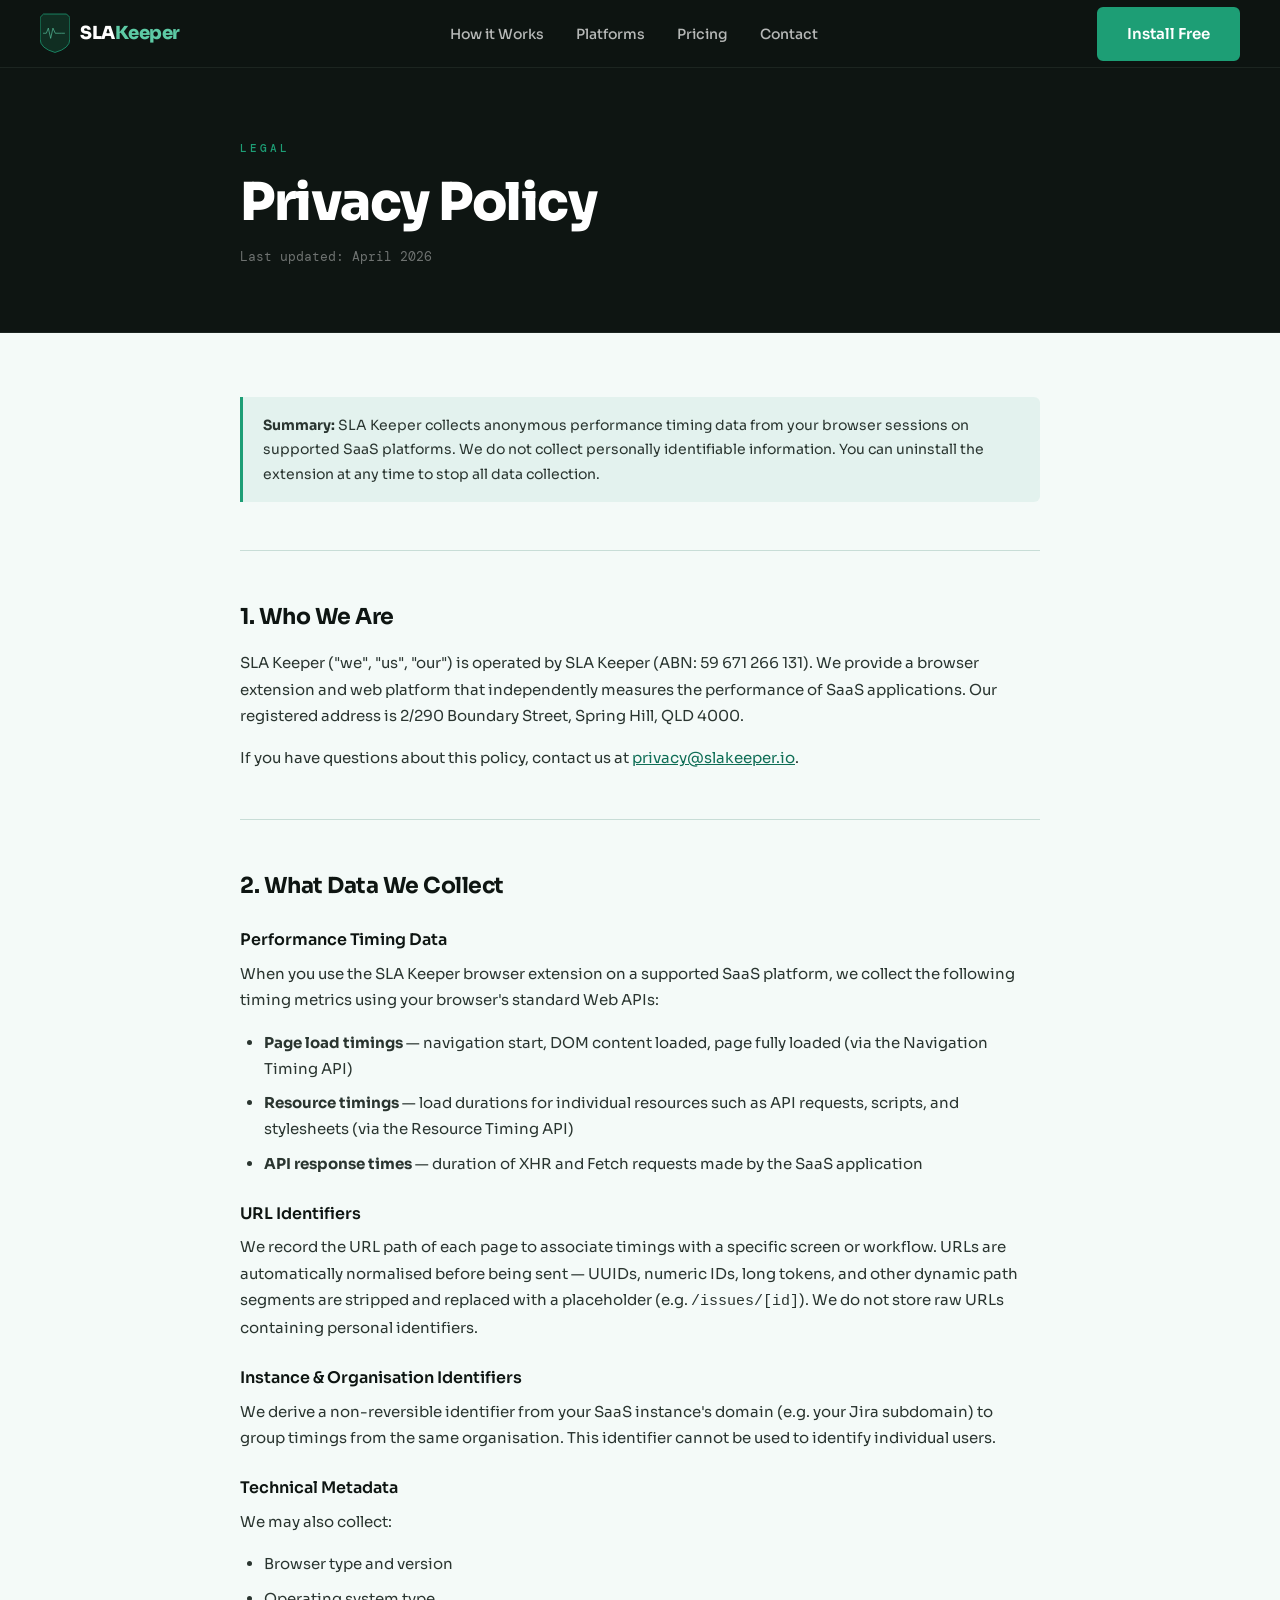
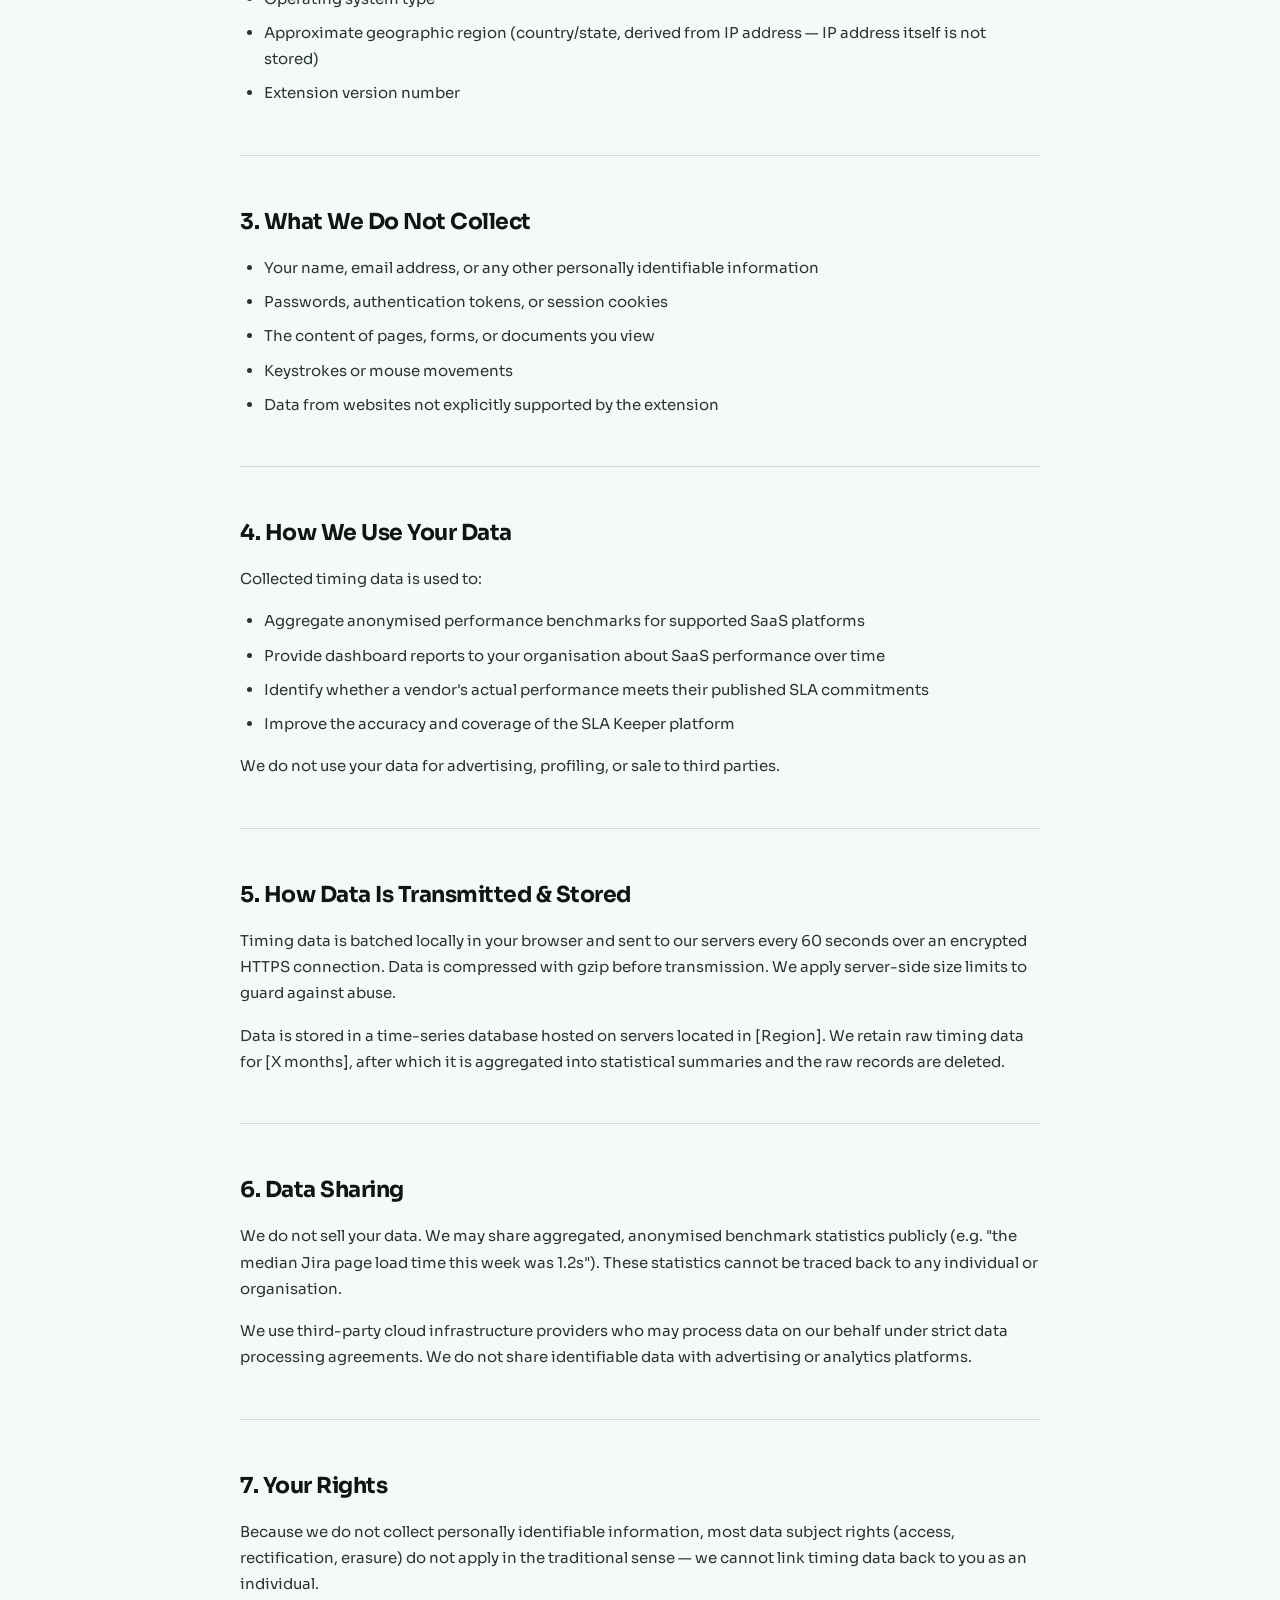
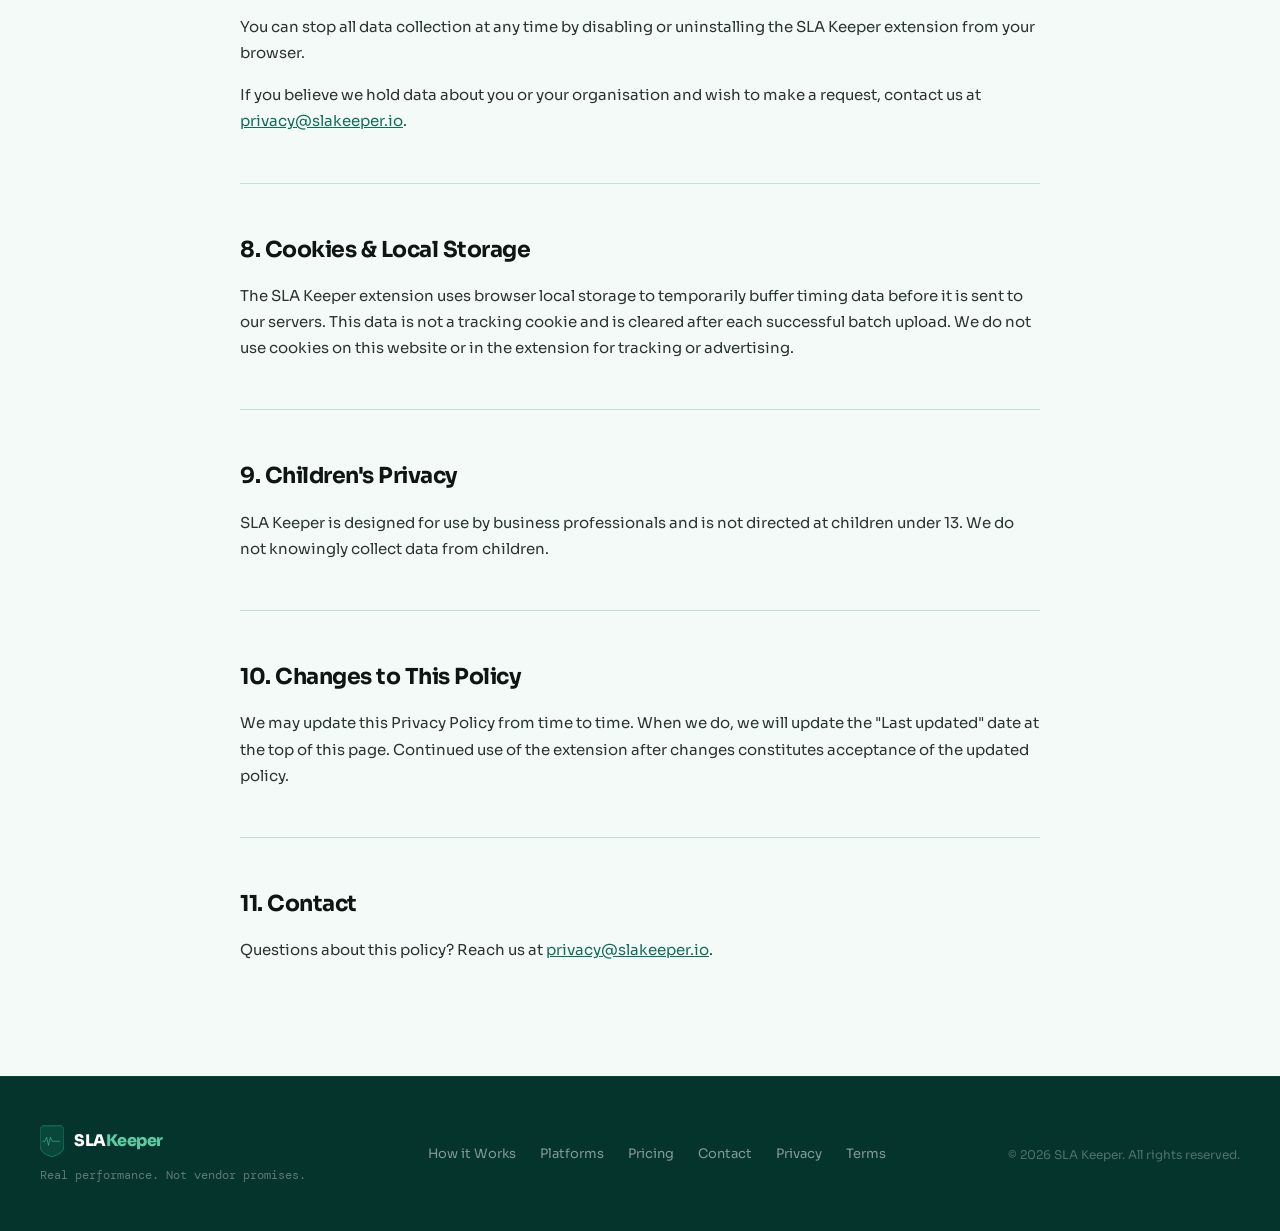
<file: privacy/index.html>
<!DOCTYPE html>
<html lang="en">
<head>
  <meta charset="UTF-8" />
  <meta name="viewport" content="width=device-width, initial-scale=1.0" />
  <title>Privacy Policy — SLA Keeper</title>
  <meta name="description" content="SLA Keeper privacy policy — how we collect, use, and protect your data." />
  <link rel="icon" type="image/svg+xml" href="/favicon.svg" />
  <link rel="preconnect" href="https://fonts.googleapis.com" />
  <link rel="preconnect" href="https://fonts.gstatic.com" crossorigin />
  <link href="https://fonts.googleapis.com/css2?family=Sora:wght@400;500;600;700;800&family=DM+Mono:wght@400;500&display=swap" rel="stylesheet" />
  <link rel="stylesheet" href="/assets/main.css" />
  <style>
    .legal-hero {
      padding: 140px 24px 64px;
      background: var(--ink);
      border-bottom: 1px solid rgba(200, 221, 215, 0.08);
    }

    .legal-hero__inner {
      max-width: 800px;
      margin: 0 auto;
    }

    .legal-hero__label {
      font-family: var(--font-mono);
      font-size: 11px;
      font-weight: 500;
      letter-spacing: 3px;
      text-transform: uppercase;
      color: var(--teal-400);
      margin-bottom: 16px;
    }

    .legal-hero__title {
      font-family: var(--font-display);
      font-size: clamp(32px, 5vw, 52px);
      font-weight: 800;
      letter-spacing: -1.5px;
      line-height: 1.1;
      color: var(--white);
      margin-bottom: 16px;
    }

    .legal-hero__meta {
      font-family: var(--font-mono);
      font-size: 13px;
      color: rgba(255, 255, 255, 0.4);
    }

    .legal-body {
      padding: 64px 24px 96px;
      background: var(--surface);
      color: var(--ink);
    }

    .legal-body__inner {
      max-width: 800px;
      margin: 0 auto;
    }

    .legal-body h2 {
      font-family: var(--font-display);
      font-size: 22px;
      font-weight: 700;
      letter-spacing: -0.5px;
      color: var(--ink);
      margin: 48px 0 16px;
      padding-top: 48px;
      border-top: 1px solid var(--rule);
    }

    .legal-body h2:first-child {
      margin-top: 0;
      padding-top: 0;
      border-top: none;
    }

    .legal-body h3 {
      font-family: var(--font-display);
      font-size: 16px;
      font-weight: 600;
      color: var(--ink);
      margin: 24px 0 8px;
    }

    .legal-body p {
      font-size: 15px;
      line-height: 1.75;
      color: var(--ink-mid);
      margin-bottom: 16px;
    }

    .legal-body ul {
      list-style: disc;
      padding-left: 24px;
      margin-bottom: 16px;
    }

    .legal-body ul li {
      font-size: 15px;
      line-height: 1.75;
      color: var(--ink-mid);
      margin-bottom: 8px;
    }

    .legal-body a {
      color: var(--teal-600);
      text-decoration: underline;
    }

    .legal-body a:hover {
      color: var(--teal-400);
    }

    .legal-highlight {
      background: rgba(29, 158, 117, 0.08);
      border-left: 3px solid var(--teal-400);
      padding: 16px 20px;
      border-radius: 0 var(--radius-sm) var(--radius-sm) 0;
      margin-bottom: 24px;
    }

    .legal-highlight p {
      margin-bottom: 0;
      font-size: 14px;
    }
  </style>
</head>
<body>

  <!-- NAVIGATION -->
  <nav class="nav" aria-label="Main navigation">
    <div class="nav__inner">
      <a href="/" class="nav__logo" aria-label="SLA Keeper home">
        <svg class="nav__logo-icon" viewBox="0 0 116 160" fill="none" xmlns="http://www.w3.org/2000/svg" aria-hidden="true">
          <path d="M13 4 L103 4 L116 17 L116 102 Q116 138 58 154 Q0 138 0 102 L0 17 Z"
                fill="#1D9E75" fill-opacity="0.18" stroke="#1D9E75" stroke-width="3" stroke-linejoin="round"/>
          <polyline points="13,79 24,79 32,59 41,99 50,59 59,79 74,79 83,79 95,79"
                    fill="none" stroke="#5DCAA5" stroke-width="2.5" stroke-linecap="round" stroke-linejoin="round"/>
        </svg>
        <span class="nav__wordmark">SLA<span>Keeper</span></span>
      </a>

      <ul class="nav__links" role="list">
        <li><a href="/#how-it-works" class="nav__link">How it Works</a></li>
        <li><a href="/#platforms" class="nav__link">Platforms</a></li>
        <li><a href="/#pricing" class="nav__link">Pricing</a></li>
        <li><a href="/#contact" class="nav__link">Contact</a></li>
      </ul>

      <a href="/#pricing" class="btn btn--primary nav__cta">Install Free</a>

      <button class="nav__hamburger" aria-label="Open menu" aria-expanded="false">
        <span></span>
        <span></span>
        <span></span>
      </button>
    </div>
  </nav>

  <!-- HERO -->
  <div class="legal-hero">
    <div class="legal-hero__inner">
      <p class="legal-hero__label">Legal</p>
      <h1 class="legal-hero__title">Privacy Policy</h1>
      <p class="legal-hero__meta">Last updated: April 2026</p>
    </div>
  </div>

  <!-- BODY -->
  <div class="legal-body">
    <div class="legal-body__inner">

      <div class="legal-highlight">
        <p><strong>Summary:</strong> SLA Keeper collects anonymous performance timing data from your browser sessions on supported SaaS platforms. We do not collect personally identifiable information. You can uninstall the extension at any time to stop all data collection.</p>
      </div>

      <h2>1. Who We Are</h2>
      <p>SLA Keeper ("we", "us", "our") is operated by SLA Keeper (ABN: 59 671 266 131). We provide a browser extension and web platform that independently measures the performance of SaaS applications. Our registered address is 2/290 Boundary Street, Spring Hill, QLD 4000.</p>
      <p>If you have questions about this policy, contact us at <a href="mailto:privacy@slakeeper.io">privacy@slakeeper.io</a>.</p>

      <h2>2. What Data We Collect</h2>
      <h3>Performance Timing Data</h3>
      <p>When you use the SLA Keeper browser extension on a supported SaaS platform, we collect the following timing metrics using your browser's standard Web APIs:</p>
      <ul>
        <li><strong>Page load timings</strong> — navigation start, DOM content loaded, page fully loaded (via the Navigation Timing API)</li>
        <li><strong>Resource timings</strong> — load durations for individual resources such as API requests, scripts, and stylesheets (via the Resource Timing API)</li>
        <li><strong>API response times</strong> — duration of XHR and Fetch requests made by the SaaS application</li>
      </ul>

      <h3>URL Identifiers</h3>
      <p>We record the URL path of each page to associate timings with a specific screen or workflow. URLs are automatically normalised before being sent — UUIDs, numeric IDs, long tokens, and other dynamic path segments are stripped and replaced with a placeholder (e.g. <code>/issues/[id]</code>). We do not store raw URLs containing personal identifiers.</p>

      <h3>Instance &amp; Organisation Identifiers</h3>
      <p>We derive a non-reversible identifier from your SaaS instance's domain (e.g. your Jira subdomain) to group timings from the same organisation. This identifier cannot be used to identify individual users.</p>

      <h3>Technical Metadata</h3>
      <p>We may also collect:</p>
      <ul>
        <li>Browser type and version</li>
        <li>Operating system type</li>
        <li>Approximate geographic region (country/state, derived from IP address — IP address itself is not stored)</li>
        <li>Extension version number</li>
      </ul>

      <h2>3. What We Do Not Collect</h2>
      <ul>
        <li>Your name, email address, or any other personally identifiable information</li>
        <li>Passwords, authentication tokens, or session cookies</li>
        <li>The content of pages, forms, or documents you view</li>
        <li>Keystrokes or mouse movements</li>
        <li>Data from websites not explicitly supported by the extension</li>
      </ul>

      <h2>4. How We Use Your Data</h2>
      <p>Collected timing data is used to:</p>
      <ul>
        <li>Aggregate anonymised performance benchmarks for supported SaaS platforms</li>
        <li>Provide dashboard reports to your organisation about SaaS performance over time</li>
        <li>Identify whether a vendor's actual performance meets their published SLA commitments</li>
        <li>Improve the accuracy and coverage of the SLA Keeper platform</li>
      </ul>
      <p>We do not use your data for advertising, profiling, or sale to third parties.</p>

      <h2>5. How Data Is Transmitted &amp; Stored</h2>
      <p>Timing data is batched locally in your browser and sent to our servers every 60 seconds over an encrypted HTTPS connection. Data is compressed with gzip before transmission. We apply server-side size limits to guard against abuse.</p>
      <p>Data is stored in a time-series database hosted on servers located in [Region]. We retain raw timing data for [X months], after which it is aggregated into statistical summaries and the raw records are deleted.</p>

      <h2>6. Data Sharing</h2>
      <p>We do not sell your data. We may share aggregated, anonymised benchmark statistics publicly (e.g. "the median Jira page load time this week was 1.2s"). These statistics cannot be traced back to any individual or organisation.</p>
      <p>We use third-party cloud infrastructure providers who may process data on our behalf under strict data processing agreements. We do not share identifiable data with advertising or analytics platforms.</p>

      <h2>7. Your Rights</h2>
      <p>Because we do not collect personally identifiable information, most data subject rights (access, rectification, erasure) do not apply in the traditional sense — we cannot link timing data back to you as an individual.</p>
      <p>You can stop all data collection at any time by disabling or uninstalling the SLA Keeper extension from your browser.</p>
      <p>If you believe we hold data about you or your organisation and wish to make a request, contact us at <a href="mailto:privacy@slakeeper.io">privacy@slakeeper.io</a>.</p>

      <h2>8. Cookies &amp; Local Storage</h2>
      <p>The SLA Keeper extension uses browser local storage to temporarily buffer timing data before it is sent to our servers. This data is not a tracking cookie and is cleared after each successful batch upload. We do not use cookies on this website or in the extension for tracking or advertising.</p>

      <h2>9. Children's Privacy</h2>
      <p>SLA Keeper is designed for use by business professionals and is not directed at children under 13. We do not knowingly collect data from children.</p>

      <h2>10. Changes to This Policy</h2>
      <p>We may update this Privacy Policy from time to time. When we do, we will update the "Last updated" date at the top of this page. Continued use of the extension after changes constitutes acceptance of the updated policy.</p>

      <h2>11. Contact</h2>
      <p>Questions about this policy? Reach us at <a href="mailto:privacy@slakeeper.io">privacy@slakeeper.io</a>.</p>

    </div>
  </div>

  <!-- FOOTER -->
  <footer class="footer" aria-label="Site footer">
    <div class="footer__inner">
      <div class="footer__brand">
        <div class="footer__logo">
          <svg class="footer__logo-icon" viewBox="0 0 116 160" fill="none" xmlns="http://www.w3.org/2000/svg" aria-hidden="true">
            <path d="M13 4 L103 4 L116 17 L116 102 Q116 138 58 154 Q0 138 0 102 L0 17 Z"
                  fill="#1D9E75" fill-opacity="0.18" stroke="#1D9E75" stroke-width="3" stroke-linejoin="round"/>
            <polyline points="13,79 24,79 32,59 41,99 50,59 59,79 74,79 83,79 95,79"
                      fill="none" stroke="#5DCAA5" stroke-width="2.5" stroke-linecap="round" stroke-linejoin="round"/>
          </svg>
          <span class="footer__wordmark">SLA<span>Keeper</span></span>
        </div>
        <span class="footer__tagline">Real performance. Not vendor promises.</span>
      </div>

      <nav class="footer__links" aria-label="Footer navigation">
        <a href="/#how-it-works" class="footer__link">How it Works</a>
        <a href="/#platforms" class="footer__link">Platforms</a>
        <a href="/#pricing" class="footer__link">Pricing</a>
        <a href="/#contact" class="footer__link">Contact</a>
        <a href="/privacy/" class="footer__link">Privacy</a>
        <a href="/terms/" class="footer__link">Terms</a>
      </nav>

      <span class="footer__copy">&copy; 2026 SLA Keeper. All rights reserved.</span>
    </div>
  </footer>

  <script>
    'use strict';
    // Sticky nav opacity on scroll
    const nav = document.querySelector('.nav');
    window.addEventListener('scroll', () => {
      nav.style.background = window.scrollY > 20
        ? 'rgba(14, 21, 18, 0.97)'
        : 'rgba(14, 21, 18, 0.88)';
    }, { passive: true });

    // Mobile menu
    const hamburger = document.querySelector('.nav__hamburger');
    let menuOpen = false;
    hamburger.addEventListener('click', () => {
      menuOpen = !menuOpen;
      hamburger.setAttribute('aria-expanded', menuOpen);
      if (menuOpen) {
        const overlay = document.createElement('div');
        overlay.id = 'mobile-menu';
        overlay.style.cssText = 'position:fixed;top:68px;left:0;right:0;bottom:0;background:rgba(14,21,18,0.98);z-index:999;display:flex;flex-direction:column;align-items:center;justify-content:center;gap:32px;backdrop-filter:blur(12px);';
        [
          { href: '/#how-it-works', text: 'How it Works' },
          { href: '/#platforms', text: 'Platforms' },
          { href: '/#pricing', text: 'Pricing' },
          { href: '/#contact', text: 'Contact' },
        ].forEach(l => {
          const a = document.createElement('a');
          a.href = l.href; a.textContent = l.text;
          a.style.cssText = 'font-size:24px;font-weight:600;color:rgba(255,255,255,0.85);font-family:Sora,sans-serif;text-decoration:none;';
          overlay.appendChild(a);
        });
        document.body.appendChild(overlay);
        document.body.style.overflow = 'hidden';
        const spans = hamburger.querySelectorAll('span');
        spans[0].style.transform = 'translateY(7px) rotate(45deg)';
        spans[1].style.opacity = '0';
        spans[2].style.transform = 'translateY(-7px) rotate(-45deg)';
      } else {
        const overlay = document.getElementById('mobile-menu');
        if (overlay) overlay.remove();
        document.body.style.overflow = '';
        menuOpen = false;
        hamburger.setAttribute('aria-expanded', false);
        hamburger.querySelectorAll('span').forEach(s => { s.style.transform = ''; s.style.opacity = ''; });
      }
    });
  </script>
</body>
</html>
</file>
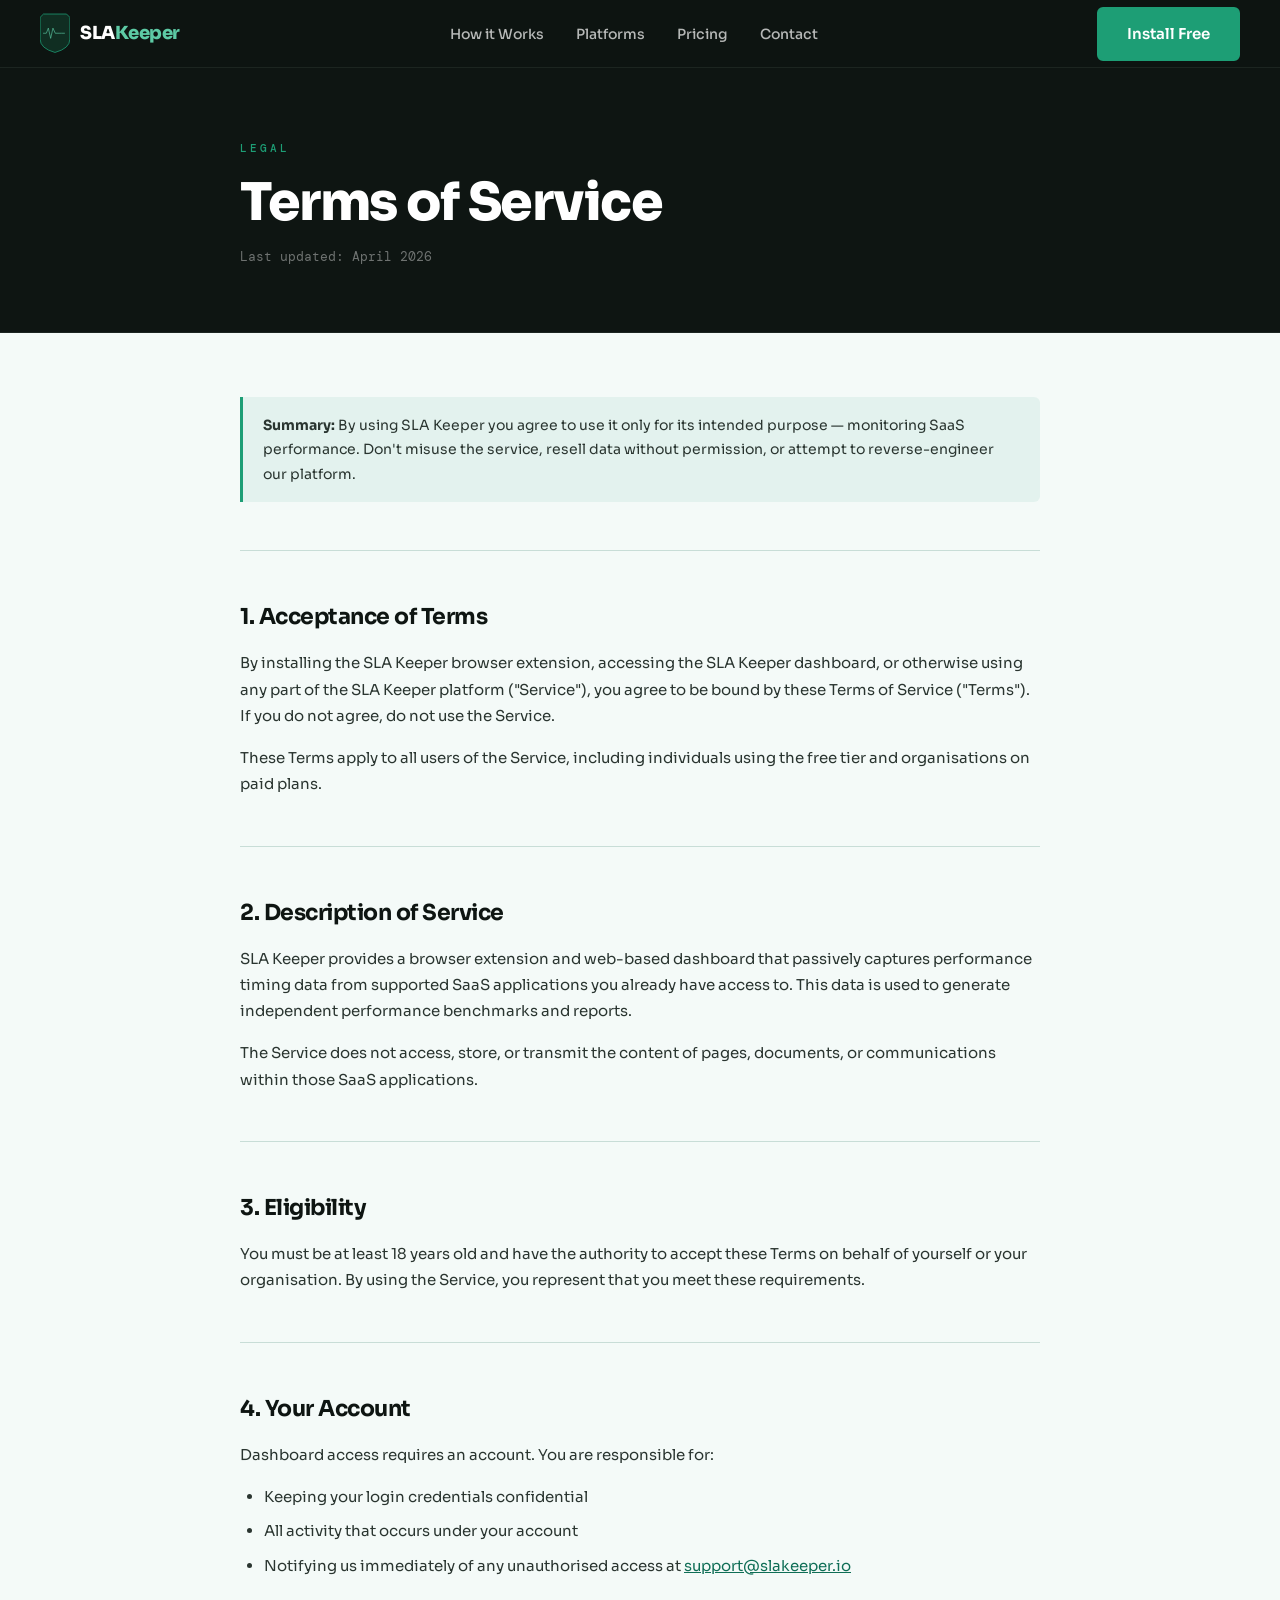
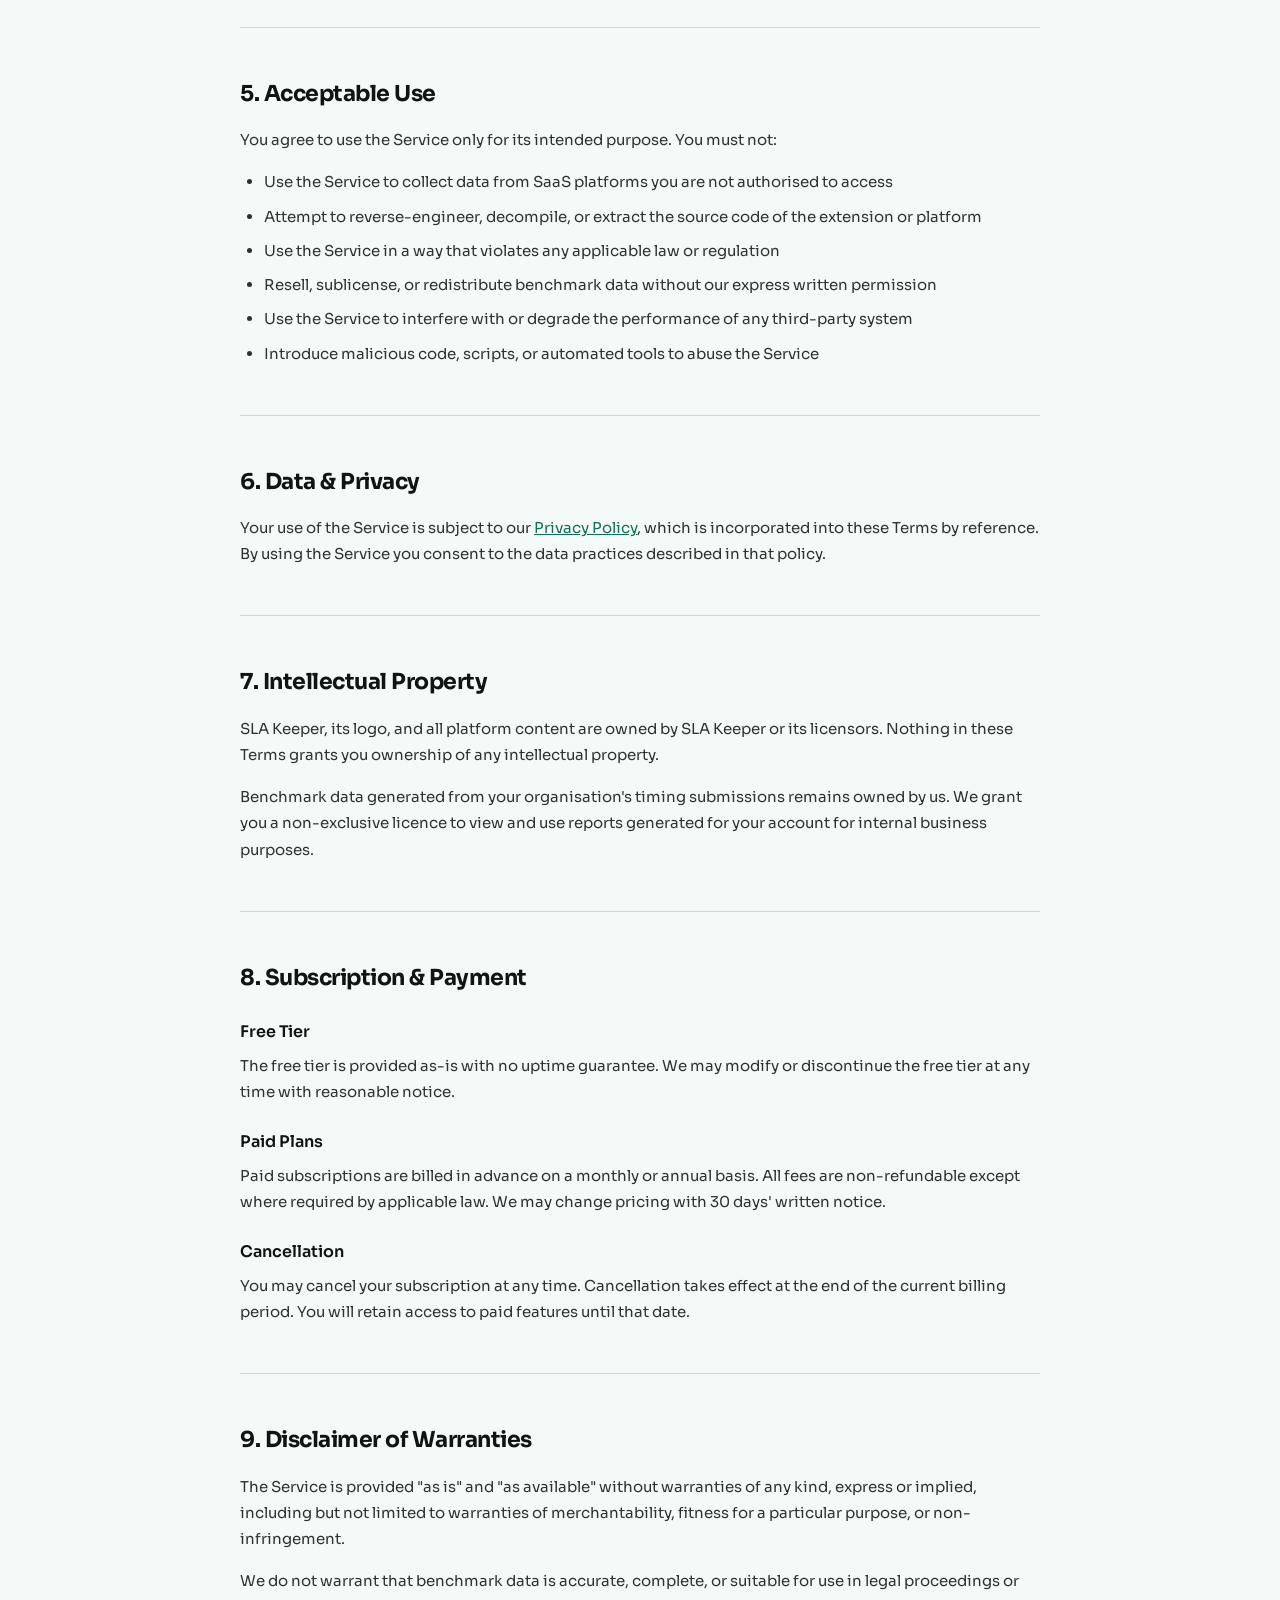
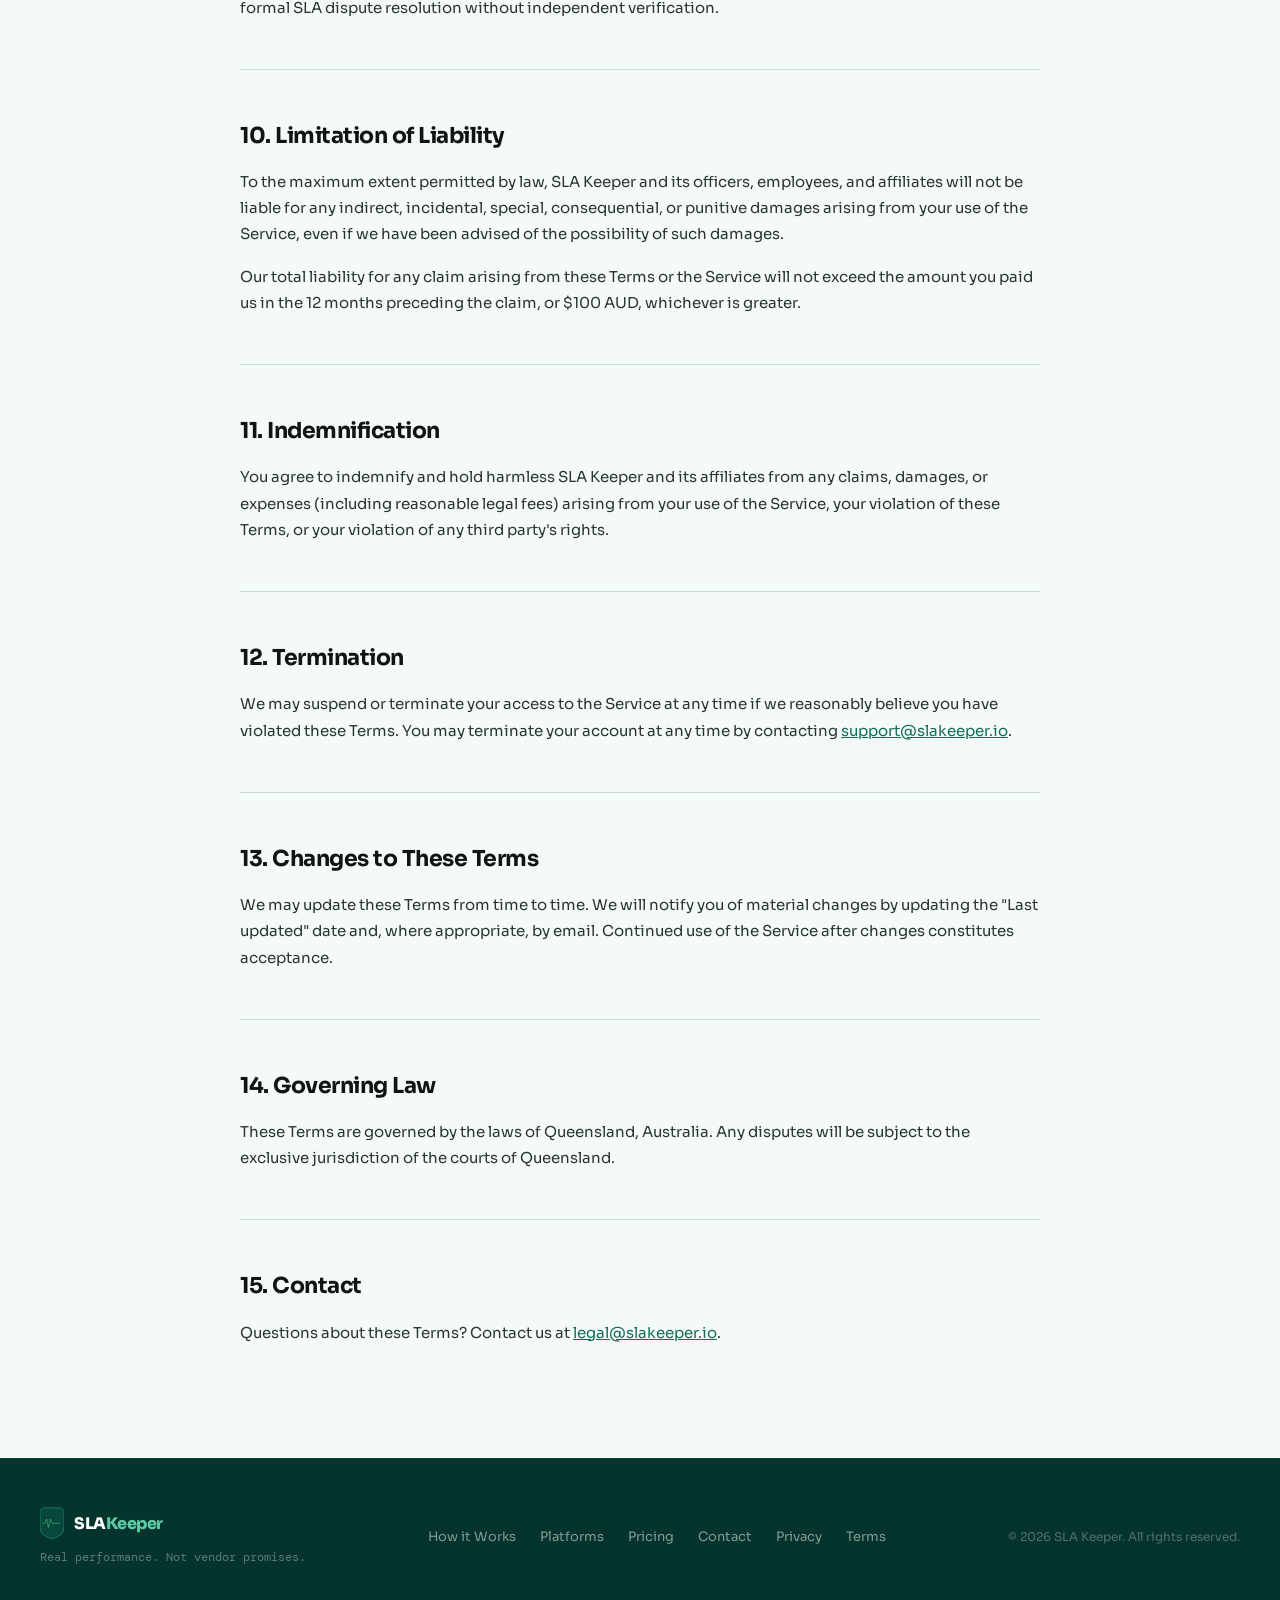
<file: terms/index.html>
<!DOCTYPE html>
<html lang="en">
<head>
  <meta charset="UTF-8" />
  <meta name="viewport" content="width=device-width, initial-scale=1.0" />
  <title>Terms of Service — SLA Keeper</title>
  <meta name="description" content="SLA Keeper terms of service — your rights and responsibilities when using our platform." />
  <link rel="icon" type="image/svg+xml" href="/favicon.svg" />
  <link rel="preconnect" href="https://fonts.googleapis.com" />
  <link rel="preconnect" href="https://fonts.gstatic.com" crossorigin />
  <link href="https://fonts.googleapis.com/css2?family=Sora:wght@400;500;600;700;800&family=DM+Mono:wght@400;500&display=swap" rel="stylesheet" />
  <link rel="stylesheet" href="/assets/main.css" />
  <style>
    .legal-hero {
      padding: 140px 24px 64px;
      background: var(--ink);
      border-bottom: 1px solid rgba(200, 221, 215, 0.08);
    }

    .legal-hero__inner {
      max-width: 800px;
      margin: 0 auto;
    }

    .legal-hero__label {
      font-family: var(--font-mono);
      font-size: 11px;
      font-weight: 500;
      letter-spacing: 3px;
      text-transform: uppercase;
      color: var(--teal-400);
      margin-bottom: 16px;
    }

    .legal-hero__title {
      font-family: var(--font-display);
      font-size: clamp(32px, 5vw, 52px);
      font-weight: 800;
      letter-spacing: -1.5px;
      line-height: 1.1;
      color: var(--white);
      margin-bottom: 16px;
    }

    .legal-hero__meta {
      font-family: var(--font-mono);
      font-size: 13px;
      color: rgba(255, 255, 255, 0.4);
    }

    .legal-body {
      padding: 64px 24px 96px;
      background: var(--surface);
      color: var(--ink);
    }

    .legal-body__inner {
      max-width: 800px;
      margin: 0 auto;
    }

    .legal-body h2 {
      font-family: var(--font-display);
      font-size: 22px;
      font-weight: 700;
      letter-spacing: -0.5px;
      color: var(--ink);
      margin: 48px 0 16px;
      padding-top: 48px;
      border-top: 1px solid var(--rule);
    }

    .legal-body h2:first-child {
      margin-top: 0;
      padding-top: 0;
      border-top: none;
    }

    .legal-body h3 {
      font-family: var(--font-display);
      font-size: 16px;
      font-weight: 600;
      color: var(--ink);
      margin: 24px 0 8px;
    }

    .legal-body p {
      font-size: 15px;
      line-height: 1.75;
      color: var(--ink-mid);
      margin-bottom: 16px;
    }

    .legal-body ul {
      list-style: disc;
      padding-left: 24px;
      margin-bottom: 16px;
    }

    .legal-body ul li {
      font-size: 15px;
      line-height: 1.75;
      color: var(--ink-mid);
      margin-bottom: 8px;
    }

    .legal-body a {
      color: var(--teal-600);
      text-decoration: underline;
    }

    .legal-body a:hover {
      color: var(--teal-400);
    }

    .legal-highlight {
      background: rgba(29, 158, 117, 0.08);
      border-left: 3px solid var(--teal-400);
      padding: 16px 20px;
      border-radius: 0 var(--radius-sm) var(--radius-sm) 0;
      margin-bottom: 24px;
    }

    .legal-highlight p {
      margin-bottom: 0;
      font-size: 14px;
    }
  </style>
</head>
<body>

  <!-- NAVIGATION -->
  <nav class="nav" aria-label="Main navigation">
    <div class="nav__inner">
      <a href="/" class="nav__logo" aria-label="SLA Keeper home">
        <svg class="nav__logo-icon" viewBox="0 0 116 160" fill="none" xmlns="http://www.w3.org/2000/svg" aria-hidden="true">
          <path d="M13 4 L103 4 L116 17 L116 102 Q116 138 58 154 Q0 138 0 102 L0 17 Z"
                fill="#1D9E75" fill-opacity="0.18" stroke="#1D9E75" stroke-width="3" stroke-linejoin="round"/>
          <polyline points="13,79 24,79 32,59 41,99 50,59 59,79 74,79 83,79 95,79"
                    fill="none" stroke="#5DCAA5" stroke-width="2.5" stroke-linecap="round" stroke-linejoin="round"/>
        </svg>
        <span class="nav__wordmark">SLA<span>Keeper</span></span>
      </a>

      <ul class="nav__links" role="list">
        <li><a href="/#how-it-works" class="nav__link">How it Works</a></li>
        <li><a href="/#platforms" class="nav__link">Platforms</a></li>
        <li><a href="/#pricing" class="nav__link">Pricing</a></li>
        <li><a href="/#contact" class="nav__link">Contact</a></li>
      </ul>

      <a href="/#pricing" class="btn btn--primary nav__cta">Install Free</a>

      <button class="nav__hamburger" aria-label="Open menu" aria-expanded="false">
        <span></span>
        <span></span>
        <span></span>
      </button>
    </div>
  </nav>

  <!-- HERO -->
  <div class="legal-hero">
    <div class="legal-hero__inner">
      <p class="legal-hero__label">Legal</p>
      <h1 class="legal-hero__title">Terms of Service</h1>
      <p class="legal-hero__meta">Last updated: April 2026</p>
    </div>
  </div>

  <!-- BODY -->
  <div class="legal-body">
    <div class="legal-body__inner">

      <div class="legal-highlight">
        <p><strong>Summary:</strong> By using SLA Keeper you agree to use it only for its intended purpose — monitoring SaaS performance. Don't misuse the service, resell data without permission, or attempt to reverse-engineer our platform.</p>
      </div>

      <h2>1. Acceptance of Terms</h2>
      <p>By installing the SLA Keeper browser extension, accessing the SLA Keeper dashboard, or otherwise using any part of the SLA Keeper platform ("Service"), you agree to be bound by these Terms of Service ("Terms"). If you do not agree, do not use the Service.</p>
      <p>These Terms apply to all users of the Service, including individuals using the free tier and organisations on paid plans.</p>

      <h2>2. Description of Service</h2>
      <p>SLA Keeper provides a browser extension and web-based dashboard that passively captures performance timing data from supported SaaS applications you already have access to. This data is used to generate independent performance benchmarks and reports.</p>
      <p>The Service does not access, store, or transmit the content of pages, documents, or communications within those SaaS applications.</p>

      <h2>3. Eligibility</h2>
      <p>You must be at least 18 years old and have the authority to accept these Terms on behalf of yourself or your organisation. By using the Service, you represent that you meet these requirements.</p>

      <h2>4. Your Account</h2>
      <p>Dashboard access requires an account. You are responsible for:</p>
      <ul>
        <li>Keeping your login credentials confidential</li>
        <li>All activity that occurs under your account</li>
        <li>Notifying us immediately of any unauthorised access at <a href="mailto:support@slakeeper.io">support@slakeeper.io</a></li>
      </ul>

      <h2>5. Acceptable Use</h2>
      <p>You agree to use the Service only for its intended purpose. You must not:</p>
      <ul>
        <li>Use the Service to collect data from SaaS platforms you are not authorised to access</li>
        <li>Attempt to reverse-engineer, decompile, or extract the source code of the extension or platform</li>
        <li>Use the Service in a way that violates any applicable law or regulation</li>
        <li>Resell, sublicense, or redistribute benchmark data without our express written permission</li>
        <li>Use the Service to interfere with or degrade the performance of any third-party system</li>
        <li>Introduce malicious code, scripts, or automated tools to abuse the Service</li>
      </ul>

      <h2>6. Data &amp; Privacy</h2>
      <p>Your use of the Service is subject to our <a href="/privacy/">Privacy Policy</a>, which is incorporated into these Terms by reference. By using the Service you consent to the data practices described in that policy.</p>

      <h2>7. Intellectual Property</h2>
      <p>SLA Keeper, its logo, and all platform content are owned by SLA Keeper or its licensors. Nothing in these Terms grants you ownership of any intellectual property.</p>
      <p>Benchmark data generated from your organisation's timing submissions remains owned by us. We grant you a non-exclusive licence to view and use reports generated for your account for internal business purposes.</p>

      <h2>8. Subscription &amp; Payment</h2>
      <h3>Free Tier</h3>
      <p>The free tier is provided as-is with no uptime guarantee. We may modify or discontinue the free tier at any time with reasonable notice.</p>
      <h3>Paid Plans</h3>
      <p>Paid subscriptions are billed in advance on a monthly or annual basis. All fees are non-refundable except where required by applicable law. We may change pricing with 30 days' written notice.</p>
      <h3>Cancellation</h3>
      <p>You may cancel your subscription at any time. Cancellation takes effect at the end of the current billing period. You will retain access to paid features until that date.</p>

      <h2>9. Disclaimer of Warranties</h2>
      <p>The Service is provided "as is" and "as available" without warranties of any kind, express or implied, including but not limited to warranties of merchantability, fitness for a particular purpose, or non-infringement.</p>
      <p>We do not warrant that benchmark data is accurate, complete, or suitable for use in legal proceedings or formal SLA dispute resolution without independent verification.</p>

      <h2>10. Limitation of Liability</h2>
      <p>To the maximum extent permitted by law, SLA Keeper and its officers, employees, and affiliates will not be liable for any indirect, incidental, special, consequential, or punitive damages arising from your use of the Service, even if we have been advised of the possibility of such damages.</p>
      <p>Our total liability for any claim arising from these Terms or the Service will not exceed the amount you paid us in the 12 months preceding the claim, or $100 AUD, whichever is greater.</p>

      <h2>11. Indemnification</h2>
      <p>You agree to indemnify and hold harmless SLA Keeper and its affiliates from any claims, damages, or expenses (including reasonable legal fees) arising from your use of the Service, your violation of these Terms, or your violation of any third party's rights.</p>

      <h2>12. Termination</h2>
      <p>We may suspend or terminate your access to the Service at any time if we reasonably believe you have violated these Terms. You may terminate your account at any time by contacting <a href="mailto:support@slakeeper.io">support@slakeeper.io</a>.</p>

      <h2>13. Changes to These Terms</h2>
      <p>We may update these Terms from time to time. We will notify you of material changes by updating the "Last updated" date and, where appropriate, by email. Continued use of the Service after changes constitutes acceptance.</p>

      <h2>14. Governing Law</h2>
      <p>These Terms are governed by the laws of Queensland, Australia. Any disputes will be subject to the exclusive jurisdiction of the courts of Queensland.</p>

      <h2>15. Contact</h2>
      <p>Questions about these Terms? Contact us at <a href="mailto:legal@slakeeper.io">legal@slakeeper.io</a>.</p>

    </div>
  </div>

  <!-- FOOTER -->
  <footer class="footer" aria-label="Site footer">
    <div class="footer__inner">
      <div class="footer__brand">
        <div class="footer__logo">
          <svg class="footer__logo-icon" viewBox="0 0 116 160" fill="none" xmlns="http://www.w3.org/2000/svg" aria-hidden="true">
            <path d="M13 4 L103 4 L116 17 L116 102 Q116 138 58 154 Q0 138 0 102 L0 17 Z"
                  fill="#1D9E75" fill-opacity="0.18" stroke="#1D9E75" stroke-width="3" stroke-linejoin="round"/>
            <polyline points="13,79 24,79 32,59 41,99 50,59 59,79 74,79 83,79 95,79"
                      fill="none" stroke="#5DCAA5" stroke-width="2.5" stroke-linecap="round" stroke-linejoin="round"/>
          </svg>
          <span class="footer__wordmark">SLA<span>Keeper</span></span>
        </div>
        <span class="footer__tagline">Real performance. Not vendor promises.</span>
      </div>

      <nav class="footer__links" aria-label="Footer navigation">
        <a href="/#how-it-works" class="footer__link">How it Works</a>
        <a href="/#platforms" class="footer__link">Platforms</a>
        <a href="/#pricing" class="footer__link">Pricing</a>
        <a href="/#contact" class="footer__link">Contact</a>
        <a href="/privacy/" class="footer__link">Privacy</a>
        <a href="/terms/" class="footer__link">Terms</a>
      </nav>

      <span class="footer__copy">&copy; 2026 SLA Keeper. All rights reserved.</span>
    </div>
  </footer>

  <script>
    'use strict';
    // Sticky nav opacity on scroll
    const nav = document.querySelector('.nav');
    window.addEventListener('scroll', () => {
      nav.style.background = window.scrollY > 20
        ? 'rgba(14, 21, 18, 0.97)'
        : 'rgba(14, 21, 18, 0.88)';
    }, { passive: true });

    // Mobile menu
    const hamburger = document.querySelector('.nav__hamburger');
    let menuOpen = false;
    hamburger.addEventListener('click', () => {
      menuOpen = !menuOpen;
      hamburger.setAttribute('aria-expanded', menuOpen);
      if (menuOpen) {
        const overlay = document.createElement('div');
        overlay.id = 'mobile-menu';
        overlay.style.cssText = 'position:fixed;top:68px;left:0;right:0;bottom:0;background:rgba(14,21,18,0.98);z-index:999;display:flex;flex-direction:column;align-items:center;justify-content:center;gap:32px;backdrop-filter:blur(12px);';
        [
          { href: '/#how-it-works', text: 'How it Works' },
          { href: '/#platforms', text: 'Platforms' },
          { href: '/#pricing', text: 'Pricing' },
          { href: '/#contact', text: 'Contact' },
        ].forEach(l => {
          const a = document.createElement('a');
          a.href = l.href; a.textContent = l.text;
          a.style.cssText = 'font-size:24px;font-weight:600;color:rgba(255,255,255,0.85);font-family:Sora,sans-serif;text-decoration:none;';
          overlay.appendChild(a);
        });
        document.body.appendChild(overlay);
        document.body.style.overflow = 'hidden';
        const spans = hamburger.querySelectorAll('span');
        spans[0].style.transform = 'translateY(7px) rotate(45deg)';
        spans[1].style.opacity = '0';
        spans[2].style.transform = 'translateY(-7px) rotate(-45deg)';
      } else {
        const overlay = document.getElementById('mobile-menu');
        if (overlay) overlay.remove();
        document.body.style.overflow = '';
        menuOpen = false;
        hamburger.setAttribute('aria-expanded', false);
        hamburger.querySelectorAll('span').forEach(s => { s.style.transform = ''; s.style.opacity = ''; });
      }
    });
  </script>
</body>
</html>
</file>
<file: assets/main.css>
/* ─── CSS Custom Properties ─────────────────────────────────────────────── */
    :root {
      --teal-900: #04342C;
      --teal-800: #085041;
      --teal-600: #0F6E56;
      --teal-400: #1D9E75;
      --teal-200: #5DCAA5;
      --teal-100: #9FE1CB;
      --teal-50:  #E1F5EE;
      --ink:      #0E1512;
      --ink-mid:  #2A3530;
      --ink-mute: #4D6158;
      --rule:     #C8DDD7;
      --surface:  #F4FAF8;
      --white:    #FFFFFF;

      --font-display: 'Sora', sans-serif;
      --font-mono: 'DM Mono', monospace;

      --section-pad: 96px;
      --section-pad-sm: 64px;
      --container-max: 1200px;
      --radius-sm: 6px;
      --radius-md: 12px;
      --radius-lg: 20px;

      --transition-base: 0.22s ease;
      --transition-slow: 0.4s ease;
    }

    /* ─── Reset & Base ──────────────────────────────────────────────────────── */
    *, *::before, *::after {
      box-sizing: border-box;
      margin: 0;
      padding: 0;
    }

    html {
      scroll-behavior: smooth;
      font-size: 16px;
      -webkit-font-smoothing: antialiased;
      -moz-osx-font-smoothing: grayscale;
    }

    body {
      font-family: var(--font-display);
      background: var(--ink);
      color: var(--white);
      line-height: 1.6;
      overflow-x: hidden;
    }

    img, svg { display: block; }

    a {
      color: inherit;
      text-decoration: none;
    }

    ul { list-style: none; }

    /* ─── Typography ────────────────────────────────────────────────────────── */
    .section-label {
      font-family: var(--font-mono);
      font-size: 11px;
      font-weight: 500;
      letter-spacing: 3px;
      text-transform: uppercase;
      color: var(--teal-400);
      margin-bottom: 16px;
    }

    .section-heading {
      font-family: var(--font-display);
      font-weight: 800;
      letter-spacing: -1.5px;
      line-height: 1.1;
    }

    .section-heading--xl {
      font-size: clamp(36px, 5vw, 56px);
    }

    .section-heading--lg {
      font-size: clamp(30px, 4vw, 44px);
    }

    /* ─── Layout Utilities ──────────────────────────────────────────────────── */
    .container {
      max-width: var(--container-max);
      margin: 0 auto;
      padding: 0 24px;
    }

    .section {
      padding: var(--section-pad) 0;
    }

    .section--dark {
      background: var(--ink);
      color: var(--white);
    }

    .section--light {
      background: var(--surface);
      color: var(--ink);
    }

    /* ─── Buttons ───────────────────────────────────────────────────────────── */
    .btn {
      display: inline-flex;
      align-items: center;
      gap: 8px;
      font-family: var(--font-display);
      font-size: 15px;
      font-weight: 600;
      padding: 13px 28px;
      border-radius: var(--radius-sm);
      border: 2px solid transparent;
      cursor: pointer;
      transition: background var(--transition-base), color var(--transition-base), border-color var(--transition-base), transform var(--transition-base), box-shadow var(--transition-base);
      white-space: nowrap;
      text-decoration: none;
    }

    .btn:hover { transform: translateY(-1px); }
    .btn:active { transform: translateY(0); }

    .btn--primary {
      background: var(--teal-400);
      color: var(--white);
      border-color: var(--teal-400);
    }

    .btn--primary:hover {
      background: var(--teal-200);
      border-color: var(--teal-200);
      box-shadow: 0 4px 20px rgba(29, 158, 117, 0.4);
    }

    .btn--ghost-light {
      background: transparent;
      color: var(--white);
      border-color: rgba(255, 255, 255, 0.3);
    }

    .btn--ghost-light:hover {
      border-color: var(--teal-200);
      color: var(--teal-200);
    }

    .btn--ghost-dark {
      background: transparent;
      color: var(--ink);
      border-color: var(--rule);
    }

    .btn--ghost-dark:hover {
      border-color: var(--teal-400);
      color: var(--teal-400);
    }

    .btn--outline-teal {
      background: transparent;
      color: var(--teal-400);
      border-color: var(--teal-400);
    }

    .btn--outline-teal:hover {
      background: var(--teal-400);
      color: var(--white);
    }

    .btn--lg {
      font-size: 17px;
      padding: 16px 36px;
    }

    /* ─── Scroll Animation ──────────────────────────────────────────────────── */
    .animate-fade-up {
      opacity: 0;
      transform: translateY(28px);
      transition: opacity 0.55s ease, transform 0.55s ease;
    }

    .animate-fade-up.is-visible {
      opacity: 1;
      transform: translateY(0);
    }

    .animate-fade-up--delay-1 { transition-delay: 0.1s; }
    .animate-fade-up--delay-2 { transition-delay: 0.2s; }
    .animate-fade-up--delay-3 { transition-delay: 0.3s; }
    .animate-fade-up--delay-4 { transition-delay: 0.4s; }
    .animate-fade-up--delay-5 { transition-delay: 0.5s; }

    /* ═══════════════════════════════════════════════════════════════════════════
       NAVIGATION
    ═══════════════════════════════════════════════════════════════════════════ */
    .nav {
      position: fixed;
      top: 0;
      left: 0;
      right: 0;
      z-index: 1000;
      padding: 0 24px;
      height: 68px;
      display: flex;
      align-items: center;
      background: rgba(14, 21, 18, 0.88);
      backdrop-filter: blur(12px);
      -webkit-backdrop-filter: blur(12px);
      border-bottom: 1px solid rgba(200, 221, 215, 0.08);
      transition: background var(--transition-slow);
    }

    .nav__inner {
      max-width: var(--container-max);
      margin: 0 auto;
      width: 100%;
      display: flex;
      align-items: center;
      justify-content: space-between;
      gap: 32px;
    }

    .nav__logo {
      display: flex;
      align-items: center;
      gap: 10px;
      text-decoration: none;
    }

    .nav__logo-icon {
      width: 30px;
      height: 41px;
      flex-shrink: 0;
    }

    .nav__wordmark {
      font-family: var(--font-display);
      font-weight: 800;
      font-size: 18px;
      letter-spacing: -0.5px;
      color: var(--white);
    }

    .nav__wordmark span {
      color: var(--teal-200);
    }

    .nav__links {
      display: flex;
      align-items: center;
      gap: 32px;
    }

    .nav__link {
      font-size: 14px;
      font-weight: 500;
      color: rgba(255, 255, 255, 0.7);
      transition: color var(--transition-base);
    }

    .nav__link:hover {
      color: var(--white);
    }

    .nav__cta {
      margin-left: 8px;
    }

    .nav__hamburger {
      display: none;
      flex-direction: column;
      gap: 5px;
      background: none;
      border: none;
      cursor: pointer;
      padding: 4px;
    }

    .nav__hamburger span {
      display: block;
      width: 22px;
      height: 2px;
      background: var(--white);
      border-radius: 2px;
      transition: transform var(--transition-base), opacity var(--transition-base);
    }

    /* ═══════════════════════════════════════════════════════════════════════════
       HERO
    ═══════════════════════════════════════════════════════════════════════════ */
    .hero {
      min-height: 100vh;
      background: var(--ink);
      display: flex;
      flex-direction: column;
      justify-content: center;
      padding: 120px 24px 80px;
      position: relative;
      overflow: hidden;
    }

    /* ECG background decoration */
    .hero__ecg-bg {
      position: absolute;
      bottom: 0;
      left: 0;
      right: 0;
      height: 180px;
      overflow: hidden;
      opacity: 0.07;
      pointer-events: none;
    }

    .hero__ecg-line {
      position: absolute;
      bottom: 40px;
      left: -100%;
      width: 300%;
      height: 2px;
    }

    .ecg-path {
      stroke: var(--teal-200);
      stroke-width: 2.5;
      fill: none;
      stroke-linecap: round;
      stroke-linejoin: round;
      stroke-dasharray: 1200;
      stroke-dashoffset: 1200;
      animation: ecg-draw 3s ease-in-out infinite;
    }

    @keyframes ecg-draw {
      0%   { stroke-dashoffset: 1200; opacity: 1; }
      70%  { stroke-dashoffset: 0;    opacity: 1; }
      85%  { stroke-dashoffset: 0;    opacity: 0.6; }
      100% { stroke-dashoffset: -1200; opacity: 0; }
    }

    /* Grid overlay */
    .hero::before {
      content: '';
      position: absolute;
      inset: 0;
      background-image:
        linear-gradient(rgba(29, 158, 117, 0.04) 1px, transparent 1px),
        linear-gradient(90deg, rgba(29, 158, 117, 0.04) 1px, transparent 1px);
      background-size: 48px 48px;
      pointer-events: none;
    }

    /* Radial glow */
    .hero::after {
      content: '';
      position: absolute;
      top: -20%;
      right: -10%;
      width: 700px;
      height: 700px;
      background: radial-gradient(circle, rgba(29, 158, 117, 0.12) 0%, transparent 70%);
      pointer-events: none;
    }

    .hero__inner {
      max-width: var(--container-max);
      margin: 0 auto;
      width: 100%;
      display: grid;
      grid-template-columns: 1fr 1fr;
      gap: 64px;
      align-items: center;
      position: relative;
      z-index: 1;
    }

    .hero__content {
      max-width: 580px;
    }

    .hero__eyebrow {
      font-family: var(--font-mono);
      font-size: 11px;
      font-weight: 500;
      letter-spacing: 3px;
      text-transform: uppercase;
      color: var(--teal-400);
      margin-bottom: 20px;
      display: flex;
      align-items: center;
      gap: 10px;
    }

    .hero__eyebrow::before {
      content: '';
      display: block;
      width: 28px;
      height: 2px;
      background: var(--teal-400);
      border-radius: 2px;
    }

    .hero__headline {
      font-family: var(--font-display);
      font-size: clamp(38px, 5.5vw, 64px);
      font-weight: 800;
      letter-spacing: -2px;
      line-height: 1.05;
      color: var(--white);
      margin-bottom: 24px;
    }

    .hero__headline em {
      font-style: normal;
      color: var(--teal-200);
    }

    .hero__sub {
      font-size: 18px;
      font-weight: 400;
      line-height: 1.65;
      color: rgba(255, 255, 255, 0.65);
      margin-bottom: 40px;
      max-width: 480px;
    }

    .hero__ctas {
      display: flex;
      align-items: center;
      gap: 16px;
      flex-wrap: wrap;
    }

    /* ─── Hero Widget ───────────────────────────────────────────────────────── */
    .hero__widget {
      background: rgba(255, 255, 255, 0.03);
      border: 1px solid rgba(200, 221, 215, 0.12);
      border-radius: var(--radius-lg);
      padding: 28px;
      backdrop-filter: blur(8px);
      position: relative;
      overflow: hidden;
    }

    .hero__widget::before {
      content: '';
      position: absolute;
      top: 0;
      left: 0;
      right: 0;
      height: 2px;
      background: linear-gradient(90deg, transparent, var(--teal-400), transparent);
    }

    .widget__header {
      display: flex;
      align-items: center;
      justify-content: space-between;
      margin-bottom: 20px;
    }

    .widget__title {
      font-family: var(--font-mono);
      font-size: 11px;
      font-weight: 500;
      letter-spacing: 2px;
      text-transform: uppercase;
      color: var(--teal-200);
    }

    .widget__live-dot {
      display: flex;
      align-items: center;
      gap: 6px;
      font-family: var(--font-mono);
      font-size: 10px;
      color: rgba(255, 255, 255, 0.45);
    }

    .live-dot {
      width: 7px;
      height: 7px;
      border-radius: 50%;
      background: var(--teal-400);
      animation: pulse-dot 2s ease-in-out infinite;
    }

    @keyframes pulse-dot {
      0%, 100% { opacity: 1; transform: scale(1); }
      50%       { opacity: 0.5; transform: scale(0.7); }
    }

    .widget__rows {
      display: flex;
      flex-direction: column;
      gap: 20px;
    }

    .widget__row {
      display: flex;
      flex-direction: column;
      gap: 8px;
    }

    .widget__row-header {
      display: flex;
      align-items: center;
      justify-content: space-between;
    }

    .widget__platform {
      font-size: 13px;
      font-weight: 600;
      color: var(--white);
    }

    .widget__times {
      display: flex;
      align-items: center;
      gap: 10px;
      font-family: var(--font-mono);
      font-size: 12px;
    }

    .widget__your-time {
      color: var(--white);
      font-weight: 500;
    }

    .widget__your-time--warn {
      color: #F5A623;
    }

    .widget__your-time--ok {
      color: var(--teal-200);
    }

    .widget__divider {
      color: rgba(255, 255, 255, 0.2);
    }

    .widget__median {
      color: rgba(255, 255, 255, 0.4);
    }

    .widget__bar-track {
      height: 6px;
      background: rgba(255, 255, 255, 0.06);
      border-radius: 3px;
      position: relative;
      overflow: hidden;
    }

    .widget__bar-median {
      position: absolute;
      top: 0;
      left: 0;
      height: 100%;
      background: rgba(29, 158, 117, 0.35);
      border-radius: 3px;
      transition: width 0.8s cubic-bezier(0.4, 0, 0.2, 1);
    }

    .widget__bar-yours {
      position: absolute;
      top: 0;
      left: 0;
      height: 100%;
      border-radius: 3px;
      transition: width 0.8s cubic-bezier(0.4, 0, 0.2, 1);
    }

    .widget__bar-yours--warn {
      background: linear-gradient(90deg, var(--teal-400), #F5A623);
    }

    .widget__bar-yours--ok {
      background: linear-gradient(90deg, var(--teal-400), var(--teal-200));
    }

    .widget__badge {
      display: inline-flex;
      align-items: center;
      gap: 4px;
      font-family: var(--font-mono);
      font-size: 10px;
      font-weight: 500;
      padding: 3px 8px;
      border-radius: 3px;
      text-transform: uppercase;
      letter-spacing: 0.5px;
    }

    .widget__badge--over {
      background: rgba(245, 166, 35, 0.15);
      color: #F5A623;
      border: 1px solid rgba(245, 166, 35, 0.25);
    }

    .widget__badge--ok {
      background: rgba(29, 158, 117, 0.15);
      color: var(--teal-200);
      border: 1px solid rgba(29, 158, 117, 0.25);
    }

    .widget__footer {
      margin-top: 22px;
      padding-top: 18px;
      border-top: 1px solid rgba(200, 221, 215, 0.08);
      display: flex;
      align-items: center;
      justify-content: space-between;
    }

    .widget__footer-stat {
      text-align: center;
    }

    .widget__footer-num {
      font-family: var(--font-mono);
      font-size: 20px;
      font-weight: 500;
      color: var(--teal-200);
    }

    .widget__footer-label {
      font-size: 11px;
      color: rgba(255, 255, 255, 0.4);
      margin-top: 2px;
    }

    /* ═══════════════════════════════════════════════════════════════════════════
       SOCIAL PROOF BAR
    ═══════════════════════════════════════════════════════════════════════════ */
    .proof-bar {
      background: var(--teal-900);
      border-top: 1px solid rgba(29, 158, 117, 0.2);
      border-bottom: 1px solid rgba(29, 158, 117, 0.2);
      padding: 20px 24px;
    }

    .proof-bar__inner {
      max-width: var(--container-max);
      margin: 0 auto;
      display: flex;
      align-items: center;
      gap: 28px;
      flex-wrap: wrap;
    }

    .proof-bar__label {
      font-size: 13px;
      color: rgba(255, 255, 255, 0.5);
      white-space: nowrap;
    }

    .proof-bar__platforms {
      display: flex;
      align-items: center;
      gap: 0;
      flex-wrap: wrap;
      font-family: var(--font-mono);
      font-size: 12px;
      font-weight: 500;
      color: var(--teal-100);
      letter-spacing: 0.3px;
    }

    .proof-bar__item {
      padding: 0 14px;
      border-right: 1px solid rgba(29, 158, 117, 0.25);
      white-space: nowrap;
    }

    .proof-bar__item:first-child { padding-left: 0; }
    .proof-bar__item:last-child { border-right: none; }

    /* ═══════════════════════════════════════════════════════════════════════════
       PROBLEM SECTION
    ═══════════════════════════════════════════════════════════════════════════ */
    .problem__intro {
      max-width: 620px;
      margin-bottom: 56px;
    }

    .problem__intro .section-heading {
      color: var(--ink);
      margin-top: 12px;
      margin-bottom: 16px;
    }

    .problem__intro p {
      font-size: 17px;
      color: var(--ink-mute);
      line-height: 1.65;
    }

    .problem__cards {
      display: grid;
      grid-template-columns: repeat(3, 1fr);
      gap: 24px;
    }

    .problem-card {
      background: var(--white);
      border: 1px solid var(--rule);
      border-radius: var(--radius-md);
      padding: 32px 28px;
      transition: border-color var(--transition-base), box-shadow var(--transition-base);
    }

    .problem-card:hover {
      border-color: var(--teal-200);
      box-shadow: 0 8px 32px rgba(29, 158, 117, 0.1);
    }

    .problem-card__icon {
      width: 44px;
      height: 44px;
      background: var(--teal-50);
      border-radius: var(--radius-sm);
      display: flex;
      align-items: center;
      justify-content: center;
      margin-bottom: 20px;
    }

    .problem-card__title {
      font-size: 17px;
      font-weight: 700;
      color: var(--ink);
      letter-spacing: -0.3px;
      margin-bottom: 10px;
    }

    .problem-card__body {
      font-size: 14px;
      color: var(--ink-mute);
      line-height: 1.7;
    }

    /* ═══════════════════════════════════════════════════════════════════════════
       HOW IT WORKS
    ═══════════════════════════════════════════════════════════════════════════ */
    .hiw__intro {
      text-align: center;
      max-width: 560px;
      margin: 0 auto 72px;
    }

    .hiw__intro .section-heading {
      color: var(--white);
      margin-top: 12px;
    }

    .hiw__steps {
      display: grid;
      grid-template-columns: repeat(3, 1fr);
      gap: 2px;
      position: relative;
    }

    .hiw__connector {
      position: absolute;
      top: 48px;
      left: calc(33.33% - 0px);
      right: calc(33.33% - 0px);
      height: 1px;
      background: linear-gradient(90deg, transparent, var(--teal-800), var(--teal-600), var(--teal-800), transparent);
      pointer-events: none;
    }

    .hiw-step {
      padding: 40px 36px;
      position: relative;
      background: rgba(255, 255, 255, 0.02);
      border: 1px solid rgba(200, 221, 215, 0.07);
      border-radius: var(--radius-md);
      transition: background var(--transition-base), border-color var(--transition-base);
    }

    .hiw-step:hover {
      background: rgba(29, 158, 117, 0.04);
      border-color: rgba(29, 158, 117, 0.2);
    }

    .hiw-step__number {
      font-family: var(--font-mono);
      font-size: 64px;
      font-weight: 500;
      color: rgba(29, 158, 117, 0.12);
      line-height: 1;
      margin-bottom: 20px;
      user-select: none;
    }

    .hiw-step__icon {
      width: 48px;
      height: 48px;
      background: rgba(29, 158, 117, 0.12);
      border: 1px solid rgba(29, 158, 117, 0.2);
      border-radius: var(--radius-sm);
      display: flex;
      align-items: center;
      justify-content: center;
      margin-bottom: 20px;
    }

    .hiw-step__title {
      font-size: 20px;
      font-weight: 700;
      color: var(--white);
      letter-spacing: -0.4px;
      margin-bottom: 12px;
    }

    .hiw-step__body {
      font-size: 14px;
      color: rgba(255, 255, 255, 0.55);
      line-height: 1.75;
    }

    /* ═══════════════════════════════════════════════════════════════════════════
       FEATURES GRID
    ═══════════════════════════════════════════════════════════════════════════ */
    .features__intro {
      max-width: 560px;
      margin-bottom: 56px;
    }

    .features__intro .section-heading {
      color: var(--ink);
      margin-top: 12px;
    }

    .features__grid {
      display: grid;
      grid-template-columns: repeat(3, 1fr);
      gap: 20px;
    }

    .feature-card {
      background: var(--white);
      border: 1px solid var(--rule);
      border-radius: var(--radius-md);
      padding: 28px 24px;
      transition: border-color var(--transition-base), box-shadow var(--transition-base), transform var(--transition-base);
    }

    .feature-card:hover {
      border-color: var(--teal-400);
      box-shadow: 0 6px 24px rgba(29, 158, 117, 0.08);
      transform: translateY(-2px);
    }

    .feature-card__icon {
      width: 40px;
      height: 40px;
      background: var(--teal-50);
      border-radius: var(--radius-sm);
      display: flex;
      align-items: center;
      justify-content: center;
      margin-bottom: 16px;
    }

    .feature-card__title {
      font-size: 15px;
      font-weight: 700;
      color: var(--ink);
      letter-spacing: -0.2px;
      margin-bottom: 8px;
    }

    .feature-card__body {
      font-size: 13px;
      color: var(--ink-mute);
      line-height: 1.65;
    }

    /* ═══════════════════════════════════════════════════════════════════════════
       PLATFORMS
    ═══════════════════════════════════════════════════════════════════════════ */
    .platforms__intro {
      text-align: center;
      max-width: 560px;
      margin: 0 auto 56px;
    }

    .platforms__intro .section-heading {
      color: var(--white);
      margin-top: 12px;
    }

    .platforms__grid {
      display: grid;
      grid-template-columns: repeat(4, 1fr);
      gap: 12px;
      margin-bottom: 32px;
    }

    .platform-tile {
      background: rgba(255, 255, 255, 0.03);
      border: 1px solid rgba(200, 221, 215, 0.1);
      border-radius: var(--radius-md);
      padding: 20px 16px;
      display: flex;
      flex-direction: column;
      align-items: center;
      gap: 10px;
      transition: background var(--transition-base), border-color var(--transition-base);
      cursor: default;
    }

    .platform-tile:hover {
      background: rgba(29, 158, 117, 0.06);
      border-color: rgba(29, 158, 117, 0.25);
    }

    .platform-tile__logo {
      width: 36px;
      height: 36px;
      object-fit: contain;
      opacity: 0.7;
      filter: brightness(0) invert(1);
      transition: opacity 0.2s ease;
      color: rgba(255,255,255,0.8);
    }

    .platform-tile__logo[fill="currentColor"] {
      filter: none;
      color: rgba(255,255,255,0.75);
    }

    .platform-tile:hover .platform-tile__logo {
      opacity: 1;
    }

    .platform-tile__dot {
      width: 36px;
      height: 36px;
      border-radius: 8px;
      background: rgba(29, 158, 117, 0.15);
      border: 1px solid rgba(29, 158, 117, 0.2);
      display: flex;
      align-items: center;
      justify-content: center;
      font-family: var(--font-mono);
      font-size: 11px;
      font-weight: 500;
      color: var(--teal-200);
      letter-spacing: 0;
    }

    .platform-tile__name {
      font-size: 13px;
      font-weight: 600;
      color: rgba(255, 255, 255, 0.85);
      text-align: center;
    }

    .platforms__note {
      text-align: center;
      font-size: 13px;
      color: rgba(255, 255, 255, 0.35);
      font-family: var(--font-mono);
    }

    /* ═══════════════════════════════════════════════════════════════════════════
       PRICING
    ═══════════════════════════════════════════════════════════════════════════ */
    .pricing__intro {
      text-align: center;
      max-width: 520px;
      margin: 0 auto 56px;
    }

    .pricing__intro .section-heading {
      color: var(--ink);
      margin-top: 12px;
    }

    .pricing__currency {
      display: flex;
      align-items: center;
      gap: 8px;
      margin-bottom: 48px;
      justify-content: center;
    }

    .pricing__currency-label {
      font-family: var(--font-mono);
      font-size: 11px;
      letter-spacing: 2px;
      text-transform: uppercase;
      color: var(--ink-mute);
    }

    .pricing__currency-select {
      font-family: var(--font-mono);
      font-size: 13px;
      font-weight: 500;
      color: var(--ink);
      background: var(--white);
      border: 1px solid var(--rule);
      border-radius: 6px;
      padding: 6px 32px 6px 12px;
      cursor: pointer;
      appearance: none;
      -webkit-appearance: none;
      background-image: url("data:image/svg+xml,%3Csvg width='10' height='6' viewBox='0 0 10 6' fill='none' xmlns='http://www.w3.org/2000/svg'%3E%3Cpath d='M1 1l4 4 4-4' stroke='%234D6158' stroke-width='1.5' stroke-linecap='round' stroke-linejoin='round'/%3E%3C/svg%3E");
      background-repeat: no-repeat;
      background-position: right 10px center;
    }

    .pricing__currency-select:focus {
      outline: none;
      border-color: var(--teal-400);
    }

    .pricing__grid {
      display: grid;
      grid-template-columns: repeat(4, 1fr);
      gap: 16px;
      align-items: start;
    }

    .pricing-card {
      background: var(--white);
      border: 1px solid var(--rule);
      border-radius: var(--radius-lg);
      padding: 36px 28px;
      transition: box-shadow var(--transition-base);
      position: relative;
      display: flex;
      flex-direction: column;
    }

    .pricing-card:hover {
      box-shadow: 0 8px 40px rgba(0, 0, 0, 0.08);
    }

    .pricing-card--pro {
      border: 2px solid var(--teal-400);
      box-shadow: 0 4px 32px rgba(29, 158, 117, 0.12);
    }

    .pricing-card--pro:hover {
      box-shadow: 0 12px 48px rgba(29, 158, 117, 0.18);
    }

    .pricing-card__badge {
      position: absolute;
      top: -13px;
      left: 50%;
      transform: translateX(-50%);
      background: var(--teal-400);
      color: var(--white);
      font-family: var(--font-mono);
      font-size: 10px;
      font-weight: 500;
      letter-spacing: 1.5px;
      text-transform: uppercase;
      padding: 4px 14px;
      border-radius: 20px;
      white-space: nowrap;
    }

    .pricing-card__tier {
      font-family: var(--font-mono);
      font-size: 11px;
      font-weight: 500;
      letter-spacing: 2px;
      text-transform: uppercase;
      color: var(--teal-600);
      margin-bottom: 12px;
    }

    .pricing-card--pro .pricing-card__tier {
      color: var(--teal-400);
    }

    .pricing-card__price {
      margin-bottom: 6px;
    }

    .pricing-card__amount {
      font-family: var(--font-display);
      font-size: 40px;
      font-weight: 800;
      letter-spacing: -2px;
      color: var(--ink);
      line-height: 1;
    }

    .pricing-card__per {
      font-size: 14px;
      color: var(--ink-mute);
      margin-left: 4px;
    }

    .pricing-card__desc {
      font-size: 13px;
      color: var(--ink-mute);
      margin-bottom: 24px;
      line-height: 1.5;
    }

    .pricing-card__divider {
      height: 1px;
      background: var(--rule);
      margin-bottom: 22px;
    }

    .pricing-card__features {
      display: flex;
      flex-direction: column;
      gap: 10px;
      margin-bottom: 32px;
    }

    .pricing-feature {
      display: flex;
      align-items: flex-start;
      gap: 10px;
      font-size: 13px;
      color: var(--ink-mid);
      line-height: 1.4;
    }

    .pricing-feature__check {
      width: 16px;
      height: 16px;
      flex-shrink: 0;
      margin-top: 1px;
    }

    .pricing-card__features {
      flex: 1;
    }

    .pricing-card .btn {
      width: 100%;
      justify-content: center;
    }

    /* ═══════════════════════════════════════════════════════════════════════════
       CONTACT
    ═══════════════════════════════════════════════════════════════════════════ */
    .contact__intro {
      max-width: 560px;
      margin-bottom: 56px;
    }

    .contact__sub {
      font-size: 17px;
      color: var(--ink-mute);
      margin-top: 12px;
    }

    .contact__cards {
      display: grid;
      grid-template-columns: repeat(2, 1fr);
      gap: 24px;
      max-width: 760px;
    }

    .contact-card {
      background: var(--white);
      border: 1px solid var(--rule);
      border-radius: var(--radius-lg);
      padding: 36px 32px;
      transition: border-color 0.2s ease, box-shadow 0.2s ease;
    }

    .contact-card:hover {
      border-color: var(--teal-200);
      box-shadow: 0 8px 32px rgba(29, 158, 117, 0.1);
    }

    .contact-card__icon {
      width: 48px;
      height: 48px;
      border-radius: 12px;
      background: var(--teal-50);
      border: 1px solid var(--teal-100);
      display: flex;
      align-items: center;
      justify-content: center;
      margin-bottom: 20px;
    }

    .contact-card__title {
      font-size: 17px;
      font-weight: 700;
      color: var(--ink);
      margin-bottom: 8px;
    }

    .contact-card__body {
      font-size: 14px;
      color: var(--ink-mute);
      line-height: 1.6;
      margin-bottom: 20px;
    }

    .contact-card__link {
      font-family: var(--font-mono);
      font-size: 14px;
      font-weight: 500;
      color: var(--teal-400);
      text-decoration: none;
      border-bottom: 1px solid transparent;
      transition: border-color 0.15s ease, color 0.15s ease;
    }

    .contact-card__link:hover {
      color: var(--teal-600);
      border-bottom-color: var(--teal-400);
    }

    /* ═══════════════════════════════════════════════════════════════════════════
       FINAL CTA
    ═══════════════════════════════════════════════════════════════════════════ */
    .final-cta {
      padding: var(--section-pad) 24px;
      background: var(--ink);
      position: relative;
      overflow: hidden;
      text-align: center;
    }

    .final-cta::before {
      content: '';
      position: absolute;
      top: 50%;
      left: 50%;
      transform: translate(-50%, -50%);
      width: 800px;
      height: 400px;
      background: radial-gradient(ellipse, rgba(29, 158, 117, 0.1) 0%, transparent 65%);
      pointer-events: none;
    }

    .final-cta__inner {
      position: relative;
      z-index: 1;
      max-width: 620px;
      margin: 0 auto;
    }

    .final-cta__label {
      font-family: var(--font-mono);
      font-size: 11px;
      font-weight: 500;
      letter-spacing: 3px;
      text-transform: uppercase;
      color: var(--teal-400);
      margin-bottom: 20px;
    }

    .final-cta__heading {
      font-family: var(--font-display);
      font-size: clamp(28px, 4vw, 44px);
      font-weight: 800;
      letter-spacing: -1.5px;
      color: var(--white);
      line-height: 1.1;
      margin-bottom: 18px;
    }

    .final-cta__sub {
      font-size: 16px;
      color: rgba(255, 255, 255, 0.55);
      line-height: 1.65;
      margin-bottom: 40px;
    }

    .final-cta__actions {
      display: flex;
      align-items: center;
      justify-content: center;
      gap: 16px;
      flex-wrap: wrap;
    }

    /* ═══════════════════════════════════════════════════════════════════════════
       FOOTER
    ═══════════════════════════════════════════════════════════════════════════ */
    .footer {
      background: var(--teal-900);
      border-top: 1px solid rgba(29, 158, 117, 0.15);
      padding: 48px 24px;
    }

    .footer__inner {
      max-width: var(--container-max);
      margin: 0 auto;
      display: flex;
      align-items: center;
      justify-content: space-between;
      gap: 32px;
      flex-wrap: wrap;
    }

    .footer__brand {
      display: flex;
      flex-direction: column;
      gap: 8px;
    }

    .footer__logo {
      display: flex;
      align-items: center;
      gap: 10px;
    }

    .footer__logo-icon {
      width: 24px;
      height: 33px;
    }

    .footer__wordmark {
      font-family: var(--font-display);
      font-weight: 800;
      font-size: 16px;
      letter-spacing: -0.5px;
      color: var(--white);
    }

    .footer__wordmark span {
      color: var(--teal-200);
    }

    .footer__tagline {
      font-size: 12px;
      color: rgba(255, 255, 255, 0.35);
      font-family: var(--font-mono);
    }

    .footer__links {
      display: flex;
      align-items: center;
      gap: 24px;
      flex-wrap: wrap;
    }

    .footer__link {
      font-size: 13px;
      color: rgba(255, 255, 255, 0.5);
      transition: color var(--transition-base);
    }

    .footer__link:hover {
      color: var(--teal-200);
    }

    .footer__copy {
      font-size: 12px;
      color: rgba(255, 255, 255, 0.3);
    }

    /* ═══════════════════════════════════════════════════════════════════════════
       RESPONSIVE
    ═══════════════════════════════════════════════════════════════════════════ */
    @media (max-width: 1024px) {
      .hero__inner {
        grid-template-columns: 1fr;
        gap: 56px;
      }

      .hero__content {
        max-width: 100%;
      }

      .problem__cards {
        grid-template-columns: 1fr;
        max-width: 480px;
      }

      .hiw__steps {
        grid-template-columns: 1fr;
        gap: 16px;
      }

      .hiw__connector { display: none; }

      .features__grid {
        grid-template-columns: repeat(2, 1fr);
      }

      .platforms__grid {
        grid-template-columns: repeat(3, 1fr);
      }

      .pricing__grid {
        grid-template-columns: repeat(2, 1fr);
      }
    }

    @media (max-width: 768px) {
      :root {
        --section-pad: 64px;
      }

      .nav__links,
      .nav__cta {
        display: none;
      }

      .nav__hamburger {
        display: flex;
      }

      .hero {
        padding: 100px 24px 64px;
      }

      .hero__headline {
        font-size: clamp(32px, 8vw, 52px);
      }

      .hero__ctas {
        flex-direction: column;
        align-items: flex-start;
      }

      .features__grid {
        grid-template-columns: 1fr;
      }

      .platforms__grid {
        grid-template-columns: repeat(2, 1fr);
      }

      .pricing__grid {
        grid-template-columns: 1fr;
        max-width: 420px;
        margin: 0 auto;
      }

      .contact__cards {
        grid-template-columns: 1fr;
        max-width: 420px;
      }

      .proof-bar__inner {
        flex-direction: column;
        align-items: flex-start;
        gap: 12px;
      }

      .footer__inner {
        flex-direction: column;
        align-items: flex-start;
        gap: 24px;
      }

      .footer__links {
        gap: 16px;
      }
    }

    @media (max-width: 480px) {
      .platforms__grid {
        grid-template-columns: repeat(2, 1fr);
      }

      .hero__widget {
        padding: 20px 16px;
      }

      .btn--lg {
        font-size: 15px;
        padding: 14px 28px;
      }
    }
</file>
